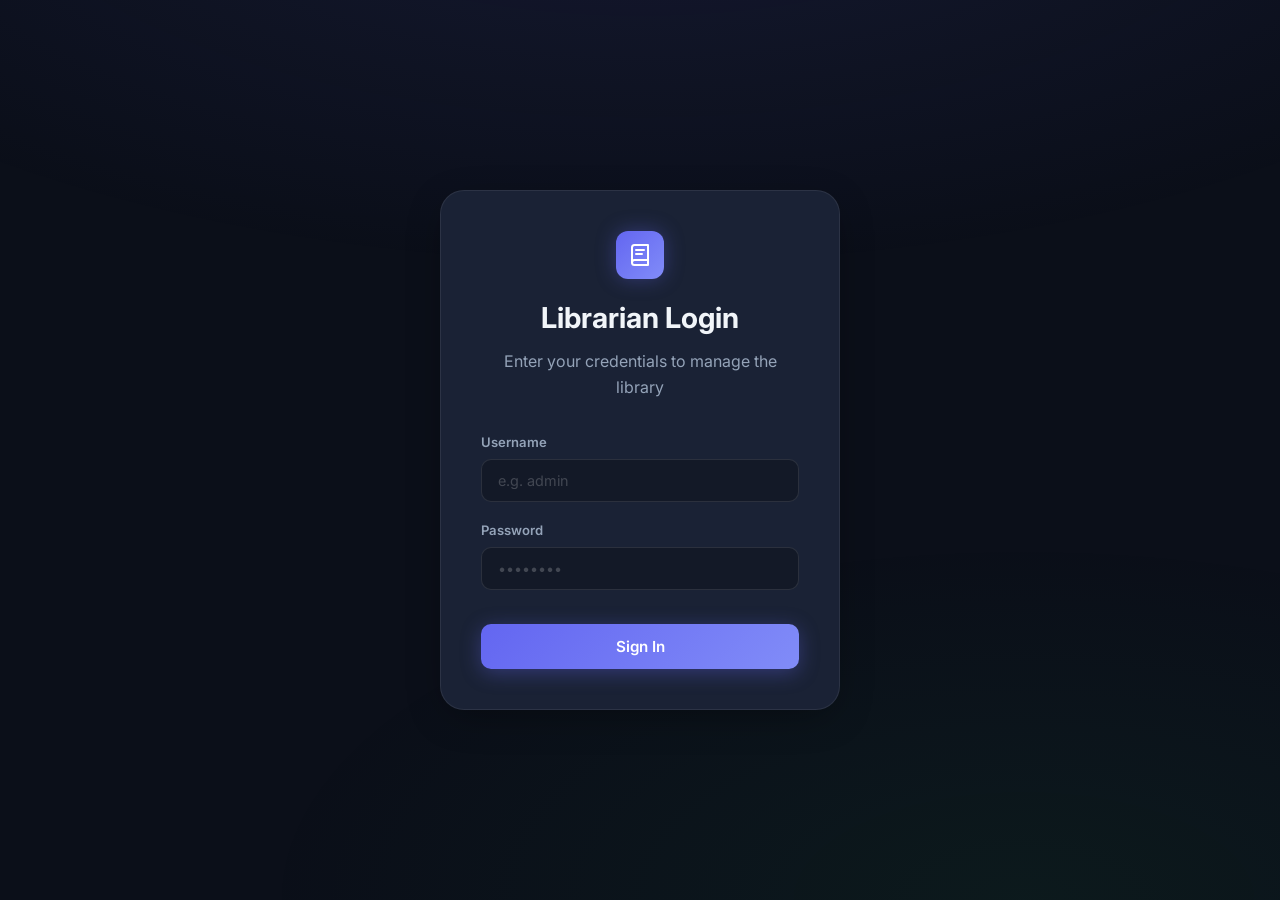
<file: web/login.html>
<!DOCTYPE html>
<html lang="en">
<head>
  <meta charset="UTF-8" />
  <meta name="viewport" content="width=device-width, initial-scale=1.0" />
  <title>Library System - Login</title>
  <link rel="preconnect" href="https://fonts.googleapis.com" />
  <link href="https://fonts.googleapis.com/css2?family=Inter:wght@300;400;500;600;700;800&display=swap" rel="stylesheet" />
  <!-- Inline critical CSS so page never shows unstyled -->
  <style>
    :root {
      --bg-primary:   #0b0f19;
      --bg-secondary: #111827;
      --bg-card:      #1a2235;
      --text-primary: #f1f5f9;
      --text-muted:   #94a3b8;
      --accent:       #6366f1;
      --accent-glow:  rgba(99,102,241,.35);
      --radius-sm:    10px;
      --transition:   .25s cubic-bezier(.4,0,.2,1);
    }
    *, *::before, *::after { margin:0; padding:0; box-sizing:border-box; }
    body {
      font-family: 'Inter', system-ui, -apple-system, sans-serif;
      background: var(--bg-primary);
      color: var(--text-primary);
      display: flex;
      justify-content: center;
      align-items: center;
      min-height: 100vh;
      line-height: 1.6;
    }
    body::before {
      content: '';
      position: fixed; inset:0;
      background:
        radial-gradient(ellipse 80% 50% at 50% -20%, rgba(99,102,241,.12), transparent),
        radial-gradient(ellipse 60% 40% at 80% 100%, rgba(34,197,94,.06), transparent);
      pointer-events: none;
      z-index: 0;
    }
    .login-container {
      position: relative;
      z-index: 1;
      background: var(--bg-card);
      padding: 2.5rem;
      border-radius: 1.5rem;
      box-shadow: 0 10px 40px -10px rgba(0,0,0,0.4);
      width: 100%;
      max-width: 400px;
      text-align: center;
      border: 1px solid rgba(255,255,255,.08);
    }
    .login-header h1 {
      font-size: 1.8rem;
      margin-bottom: 0.5rem;
      color: var(--text-primary);
      font-weight: 700;
    }
    .login-header p {
      color: var(--text-muted);
      margin-bottom: 2rem;
    }
    .logo-icon {
      width:48px; height:48px;
      display:flex; align-items:center; justify-content:center;
      border-radius:12px;
      background: linear-gradient(135deg, var(--accent), #818cf8);
      color:#fff;
      box-shadow: 0 0 20px var(--accent-glow);
      margin: 0 auto 1rem auto;
    }
    .logo-icon svg { width:24px; height:24px; }
    .login-form { display:flex; flex-direction:column; gap:18px; }
    .field { display:flex; flex-direction:column; gap:6px; text-align: left; }
    .field label {
      font-size: .82rem;
      font-weight: 600;
      color: var(--text-muted);
    }
    .field input {
      padding: 12px 16px;
      border-radius: var(--radius-sm);
      border: 1.5px solid rgba(255,255,255,.1);
      background: rgba(0,0,0,.25);
      color: var(--text-primary);
      font-family: inherit;
      font-size: .9rem;
      transition: var(--transition);
      outline: none;
    }
    .field input::placeholder { color: rgba(255,255,255,.2); }
    .field input:focus {
      border-color: var(--accent);
      box-shadow: 0 0 0 3px var(--accent-glow);
    }
    .btn {
      display:inline-flex; align-items:center; gap:7px;
      padding: 13px 20px;
      border-radius: var(--radius-sm);
      font-size: .95rem;
      font-weight: 600;
      font-family: inherit;
      cursor: pointer;
      border: none;
      transition: var(--transition);
      white-space: nowrap;
      width:100%;
      justify-content:center;
      background: linear-gradient(135deg, var(--accent), #818cf8);
      color: #fff;
      box-shadow: 0 4px 20px var(--accent-glow);
    }
    .btn:hover {
      transform: translateY(-2px);
      box-shadow: 0 8px 30px var(--accent-glow);
    }
    .error-msg {
      color: #ef4444;
      font-size: 0.9rem;
      margin-top: 1rem;
      display: none;
    }
  </style>
</head>
<body>

  <div class="login-container">
    <div class="login-header">
      <div class="logo-icon">
        <svg viewBox="0 0 24 24" fill="none" stroke="currentColor" stroke-width="2" stroke-linecap="round" stroke-linejoin="round">
          <path d="M4 19.5A2.5 2.5 0 0 1 6.5 17H20"/>
          <path d="M6.5 2H20v20H6.5A2.5 2.5 0 0 1 4 19.5v-15A2.5 2.5 0 0 1 6.5 2z"/>
          <line x1="8" y1="7" x2="16" y2="7"/>
          <line x1="8" y1="11" x2="14" y2="11"/>
        </svg>
      </div>
      <h1>Librarian Login</h1>
      <p>Enter your credentials to manage the library</p>
    </div>

    <form class="login-form" id="loginForm">
      <div class="field">
        <label for="username">Username</label>
        <input type="text" id="username" placeholder="e.g. admin" required />
      </div>
      <div class="field">
        <label for="password">Password</label>
        <input type="password" id="password" placeholder="••••••••" required />
      </div>
      <button type="submit" class="btn" style="margin-top: 1rem;">Sign In</button>
      <div class="error-msg" id="errorMsg">Invalid credentials. Default: admin / password</div>
    </form>
  </div>

  <script>
    document.getElementById('loginForm').addEventListener('submit', async (e) => {
      e.preventDefault();
      const username = document.getElementById('username').value;
      const password = document.getElementById('password').value;
      const errorMsg = document.getElementById('errorMsg');

      try {
        const res = await fetch('/api/login', {
          method: 'POST',
          headers: { 'Content-Type': 'application/json' },
          body: JSON.stringify({ username, password })
        });
        const data = await res.json();
        if (res.ok && data.success) {
          localStorage.setItem('librarianToken', 'authenticated');
          window.location.href = '/index.html';
        } else {
          errorMsg.style.display = 'block';
        }
      } catch (err) {
        errorMsg.style.display = 'block';
        errorMsg.textContent = 'Connection error.';
      }
    });
  </script>
</body>
</html>
</file>
